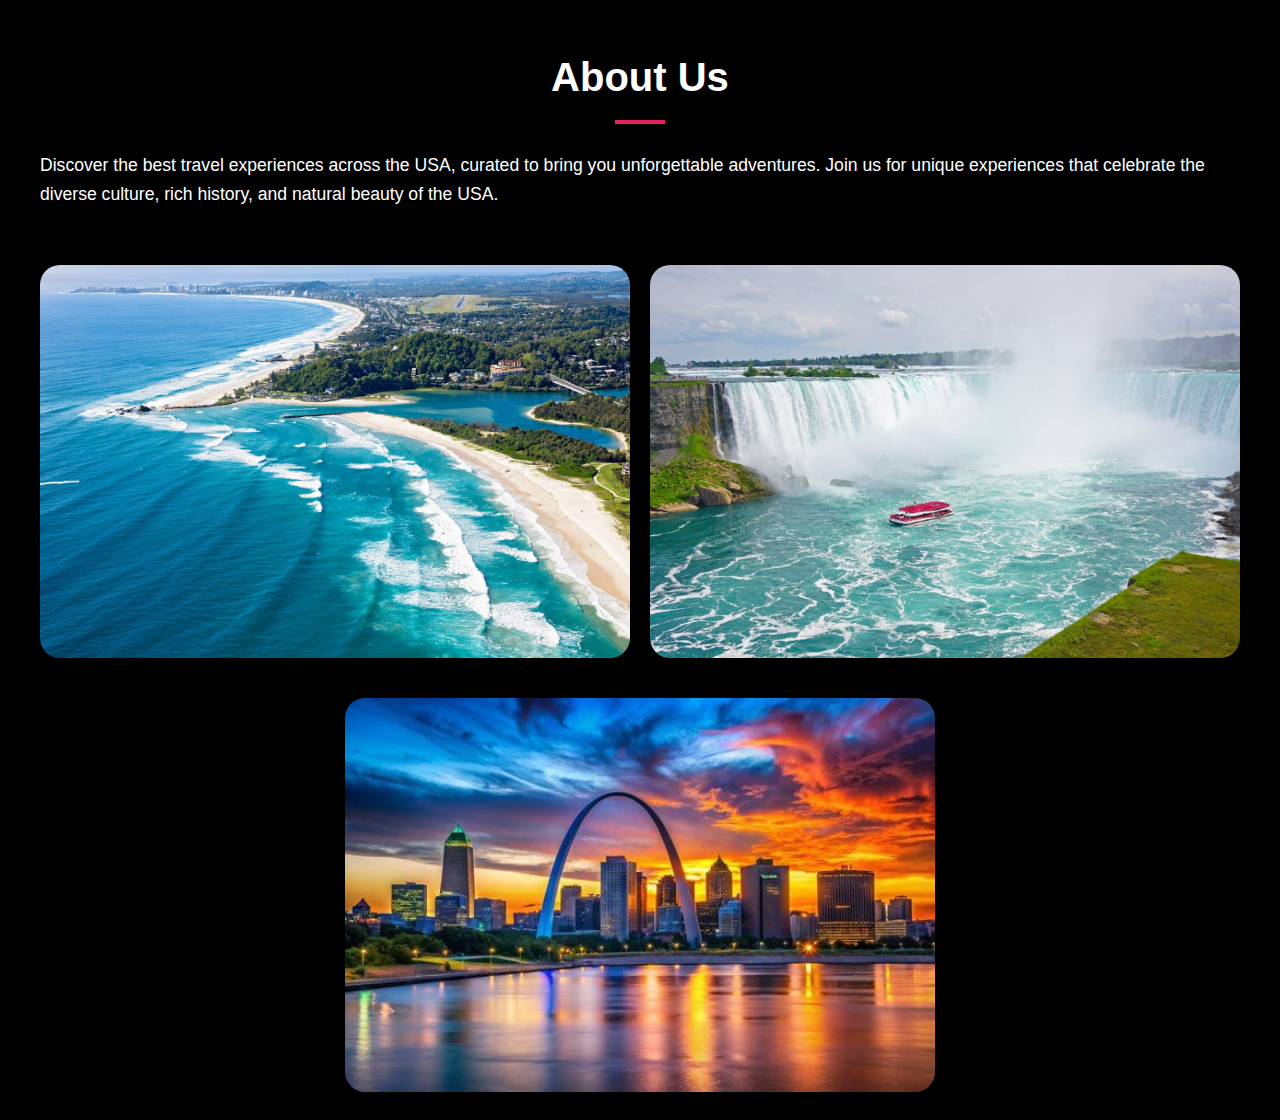
<file: about.html>
<!DOCTYPE html>
<html lang="en">
<head>
    <meta charset="UTF-8">
    <meta name="viewport" content="width=device-width, initial-scale=1.0">
    <title>USA Tourism Website</title>
    <link rel="stylesheet" href="about.css">
</head>
<body>
<!--About section-->
<section id="about">
    <div class="container">
        <h1 class="font-color">About Us</h1>
        <div class="line"></div>
        <div class="about-content">
            <p>Discover the best travel experiences across the USA, curated to bring you unforgettable adventures.
            Join us for unique experiences that celebrate the diverse culture, rich history, and natural beauty of the USA.</p>
            <img src="img.png" alt="About Image">
            <img src="img6.jpg" alt="About Image">
            <img src="img5.jpg" alt="About Image">

        </div>
    </div>
</section>



    </footer>
</div>
</file>
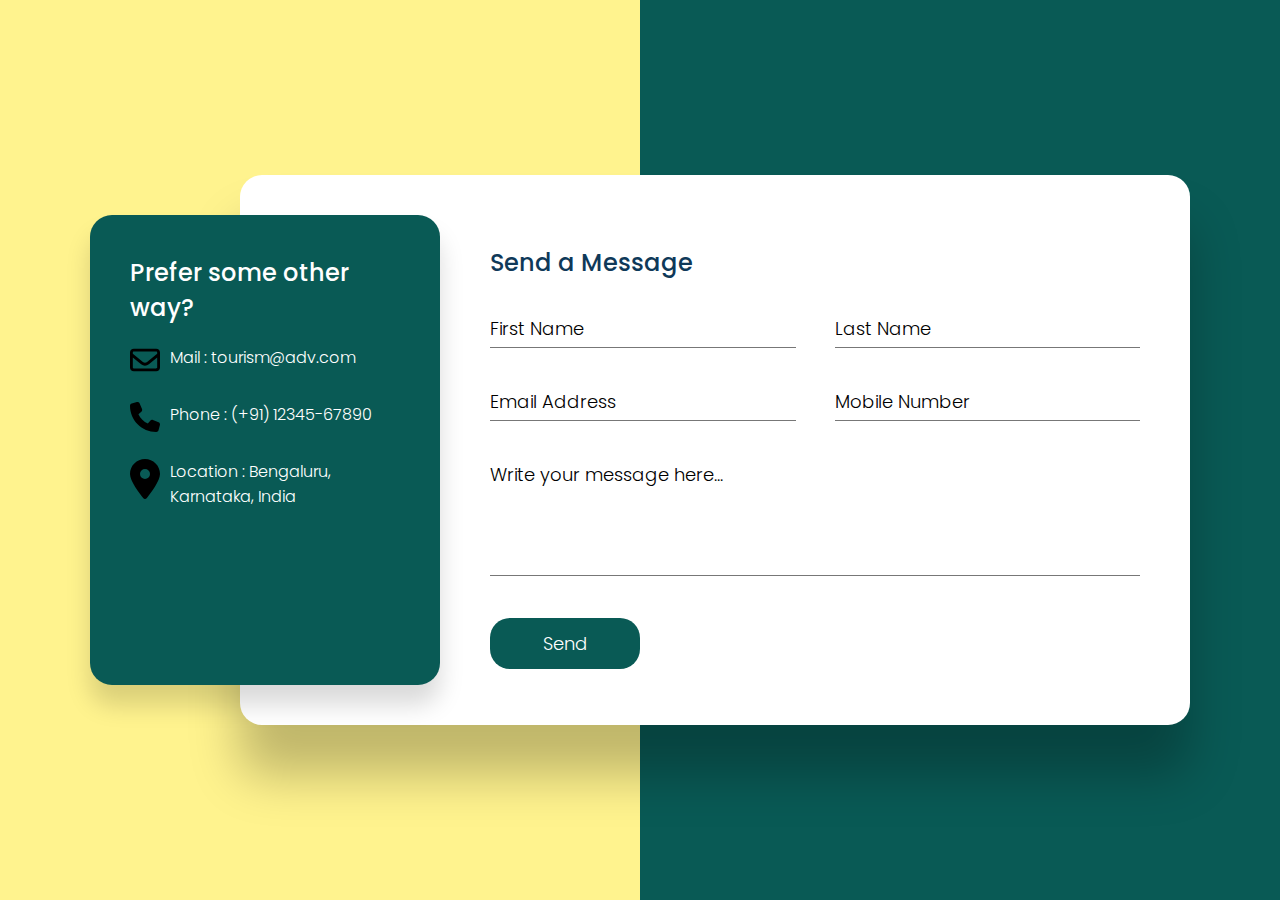
<file: contact.html>
<!doctype html>
<html>
<head>
    <meta charset="utf-8">
    <meta name="viewport" content="width=device-width, initial-scale=1.0">
    <title>Contact Us</title>
    <link rel="shortcut icon" type="image/jpg" href="/images/news2.png"/>
    <style>
        @import url('https://fonts.googleapis.com/css2?family=Poppins:wght@200&display=swap');
        @import url('https://fonts.googleapis.com/css2?family=Poppins:wght@300&display=swap');
        @import url('https://fonts.googleapis.com/css2?family=Poppins:wght@400&display=swap');
        @import url('https://fonts.googleapis.com/css2?family=Poppins:wght@500&display=swap');
        @import url('https://fonts.googleapis.com/css2?family=Poppins:wght@600&display=swap');
        @import url('https://fonts.googleapis.com/css2?family=Poppins:wght@700&display=swap');
        @import url('https://fonts.googleapis.com/css2?family=Poppins:wght@800&display=swap');
        @import url('https://fonts.googleapis.com/css2?family=Poppins:wght@900&display=swap');
    </style>
    <link rel="stylesheet" href="contact.css">
    <script>
        function validateEmail(email) {
            
            var emailRegex = /^([a-zA-Z0-9_\.\-])+\@(([a-zA-Z0-9\-])+\.)+([a-zA-Z0-9]{2,4})+$/;
            return emailRegex.test(email);
        }

        function validatePhone(phone) {
            
            var phoneRegex = /^(\+91-|\+91|0)?\d{10}$/; // Adjust regex based on requirement
            return phoneRegex.test(phone);
        }

        function doValidate() {
            
            var email = document.getElementById('email').value;
            var phone = document.getElementById('phone').value;

            
            if (!validateEmail(email)) {
                alert("Invalid Email");
                return false;
            }

            if (!validatePhone(phone)) {
                alert("Invalid Phone Number");
                return false;
            }

            
            alert("Your message has been sent successfully!");
            return true; 
        }
    </script>
</head>
<body>
    <section>
        <div class="container">
            <div class="contactInfo"> 
                <div>
                    <h2>Prefer some other way?</h2>
                    <ul class="info">
                        <li>
                            <span><svg xmlns="http://www.w3.org/2000/svg" viewBox="0 0 512 512"><path d="M64 112c-8.8 0-16 7.2-16 16l0 22.1L220.5 291.7c20.7 17 50.4 17 71.1 0L464 150.1l0-22.1c0-8.8-7.2-16-16-16L64 112zM48 212.2L48 384c0 8.8 7.2 16 16 16l384 0c8.8 0 16-7.2 16-16l0-171.8L322 328.8c-38.4 31.5-93.7 31.5-132 0L48 212.2zM0 128C0 92.7 28.7 64 64 64l384 0c35.3 0 64 28.7 64 64l0 256c0 35.3-28.7 64-64 64L64 448c-35.3 0-64-28.7-64-64L0 128z"/></svg></span>
                            <span>Mail : tourism@adv.com</span>
                        </li>
                        <li>
                            <span><svg xmlns="http://www.w3.org/2000/svg" viewBox="0 0 512 512"><path d="M164.9 24.6c-7.7-18.6-28-28.5-47.4-23.2l-88 24C12.1 30.2 0 46 0 64C0 311.4 200.6 512 448 512c18 0 33.8-12.1 38.6-29.5l24-88c5.3-19.4-4.6-39.7-23.2-47.4l-96-40c-16.3-6.8-35.2-2.1-46.3 11.6L304.7 368C234.3 334.7 177.3 277.7 144 207.3L193.3 167c13.7-11.2 18.4-30 11.6-46.3l-40-96z"/></svg></span>
                            <span><a href="mailto:nassosanagn@gmail.com">Phone : (+91) 12345-67890</a></span>
                        </li>
                        <li>
                            <span><svg xmlns="http://www.w3.org/2000/svg" viewBox="0 0 384 512"><path d="M215.7 499.2C267 435 384 279.4 384 192C384 86 298 0 192 0S0 86 0 192c0 87.4 117 243 168.3 307.2c12.3 15.3 35.1 15.3 47.4 0zM192 128a64 64 0 1 1 0 128 64 64 0 1 1 0-128z"/></svg></span>
                            <span>Location : Bengaluru, Karnataka, India</span>
                        </li>
                    </ul>
                </div>
            </div>
            <div class="contactForm">
                <h2>Send a Message</h2>
                <form name="appointment" onsubmit="return doValidate();">
                    <div class="formBox">
                        <div class="inputBox w50">
                            <input type="text" name="firstName" required>
                            <span>First Name</span>
                        </div>
                        <div class="inputBox w50">
                            <input type="text" name="lastName" required>
                            <span>Last Name</span>
                        </div>
                        <div class="inputBox w50">
                            <input id="email" type="email" required>
                            <span>Email Address</span>
                        </div>
                        <div class="inputBox w50">
                            <input id="phone" type="tel" required>
                            <span>Mobile Number</span>
                        </div>
                        <div class="inputBox w100">
                            <textarea required></textarea>
                            <span>Write your message here...</span>
                        </div>
                        <div class="inputBox w100">
                            <input type="submit" value="Send">
                        </div>
                    </div>
                </form>
            </div>
        </div>
    </section>
</body>
</html>
</file>
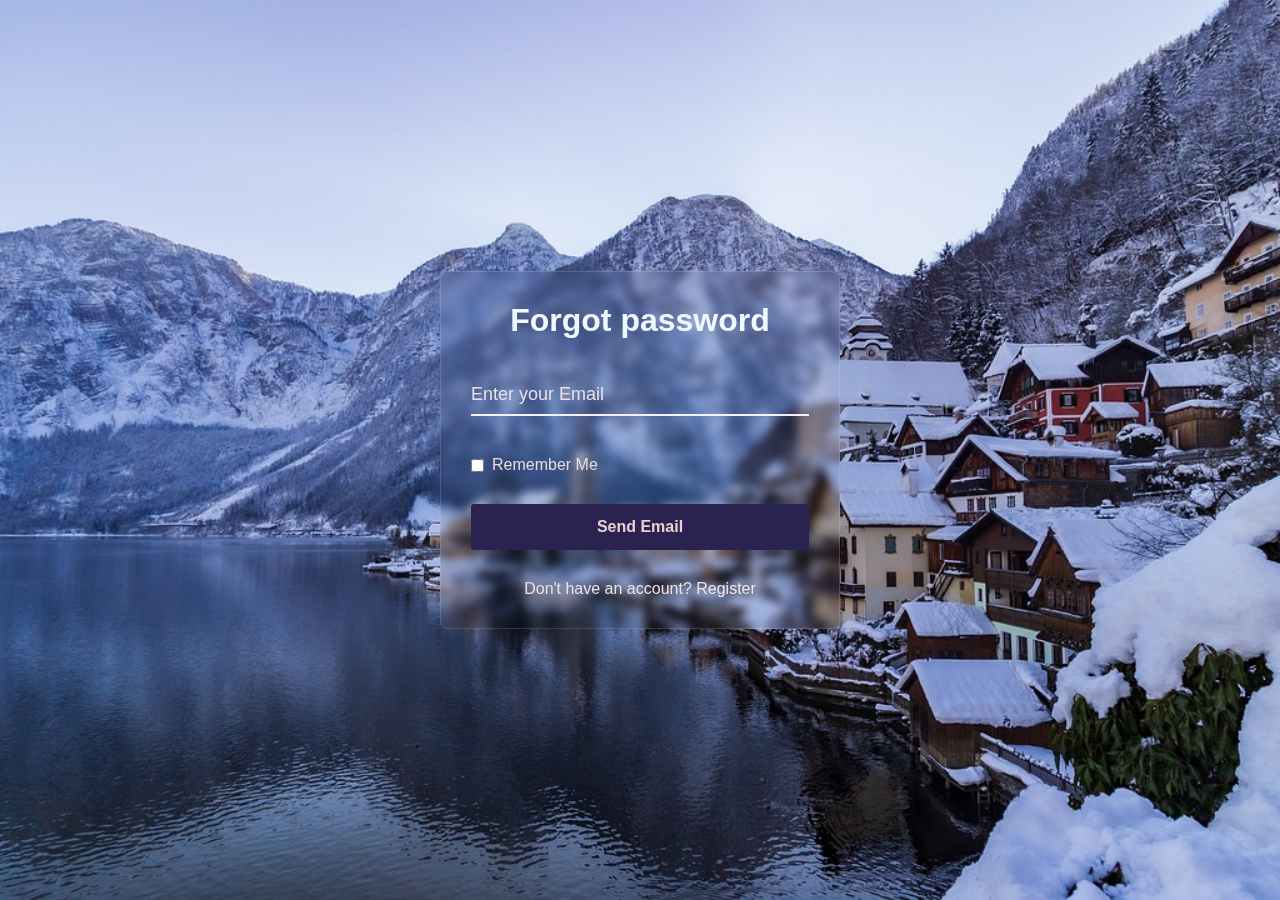
<file: forgot.html>
<!DOCTYPE html>
<html lang="en">
    <head>
        <meta charset="UTF-8">
        <meta name="viewport" content="width=device-width,initial-scale=1.0">
        <title>WEBSITE</title>
        <link rel="stylesheet" href="forgot.css">
    </head>
    <body>
        <div class="container">
            <form action="#">
                <h2>Forgot password</h2>
                <div class="input-text">
                    <input type="email" required>
                    <label>Enter your Email</label>
                </div>
                <div class="forget">
                    <label for="remember">
                        <input type="checkbox" id="remember">
                        <p>Remember Me</p>
                    </label>
                </div>
                <button type="submit">Send Email</button>
                <div class="register">
                    <p>Don't have an account? <a href="loginregistration.html">Register</a></p>
                </div>
            </form>
        </div>
    </body>
</html>
</file>
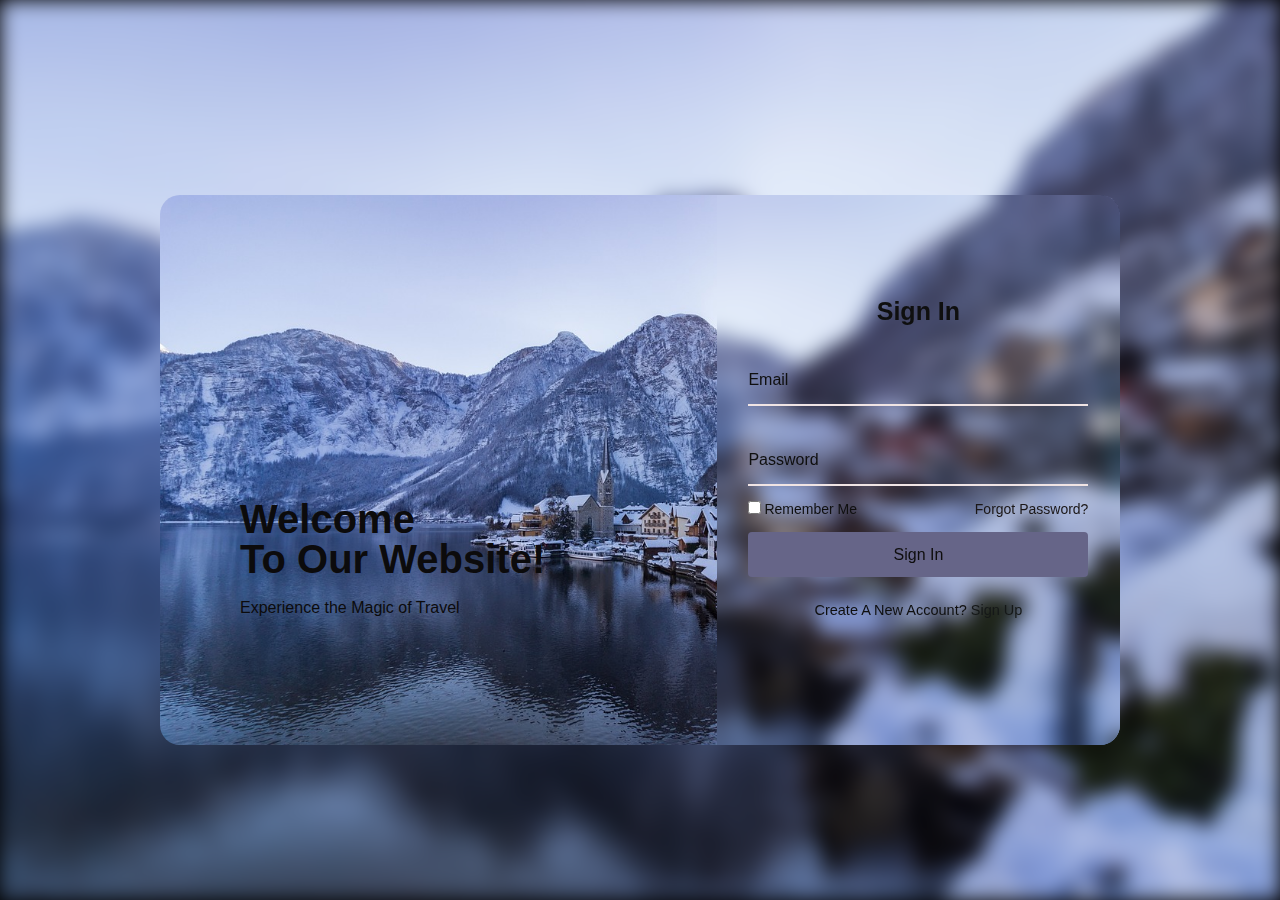
<file: loginregistration.html>
<!DOCTYPE html>
<html lang="en">
<head>
    <title>WEBSITE</title>
    <link rel="stylesheet" href="loginregister.css">
    
</head>
<body>

    <!-- LOGIN FORM CREATION -->
    <div class="background"></div>
    <div class="container">
        <div class="item">
            <h2 class="logo"><i class='bx bxl-xing'></i></h2>
            <div class="text-item">
                <h2>Welcome <br><span>
                    To Our Website!
                </span></h2>
                <p>Experience the Magic of Travel</p>
                <div class="social-icon">
                    <a href="#"><i class='bx bxl-facebook'></i></a>
                    <a href="#"><i class='bx bxl-twitter'></i></a>
                    <a href="#"><i class='bx bxl-youtube'></i></a>
                    <a href="#"><i class='bx bxl-instagram'></i></a>
                    <a href="#"><i class='bx bxl-linkedin'></i></a>
                </div>
            </div>
        </div>
        <div class="login-section">
            <div class="form-box login">
                <form action="">
                    <h2>Sign In</h2>
                    <div class="input-box">
                        <span class="icon"><i class='bx bxs-envelope'></i></span>
                        <input type="email" required>
                        <label >Email</label>
                    </div>
                    <div class="input-box">
                        <span class="icon"><i class='bx bxs-lock-alt' ></i></span>
                        <input type="password" required>
                        <label>Password</label>
                    </div>
                    <div class="remember-password">
                        <label for=""><input type="checkbox">Remember Me</label>
                        <a href="forgot.html">Forgot Password?</a>
                    </div>
                    <button class="btn">Sign In</button>
                    <div class="create-account">
                        <p>Create A New Account? <a href="#" class="register-link">Sign Up</a></p>
                    </div>
                </form>
            </div>
            <div class="form-box register">
                <form action="">

                    <h2>Sign Up</h2>

                    <div class="input-box">
                        <span class="icon"><i class='bx bxs-user'></i></span>
                        <input type="text" required>
                        <label >Username</label>
                    </div>
                    <div class="input-box">
                        <span class="icon"><i class='bx bxs-envelope'></i></span>
                        <input type="email" required>
                        <label >Email</label>
                    </div>
                    <div class="input-box">
                        <span class="icon"><i class='bx bxs-lock-alt' ></i></span>
                        <input type="password" required>
                        <label>Password</label>
                    </div>
                    <div class="input-box">
                        <span class="icon"><i class='bx bxs-lock-alt' ></i></span>
                        <input type="password" required>
                        <label>Confirm Password</label>
                    </div>
                    <div class="remember-password">
                        
                    </div>
                    <button class="btn">Login In</button>
                    <div class="create-account">
                        <p>Already Have An Account? <a href="#" class="login-link">Sign In</a></p>
                    </div>
                </form>
            </div>
        </div>
    </div>
     <!-- SIGN UP FORM CREATION -->

    <script src="loginregister.js"></script>
</body>

</html>
</file>
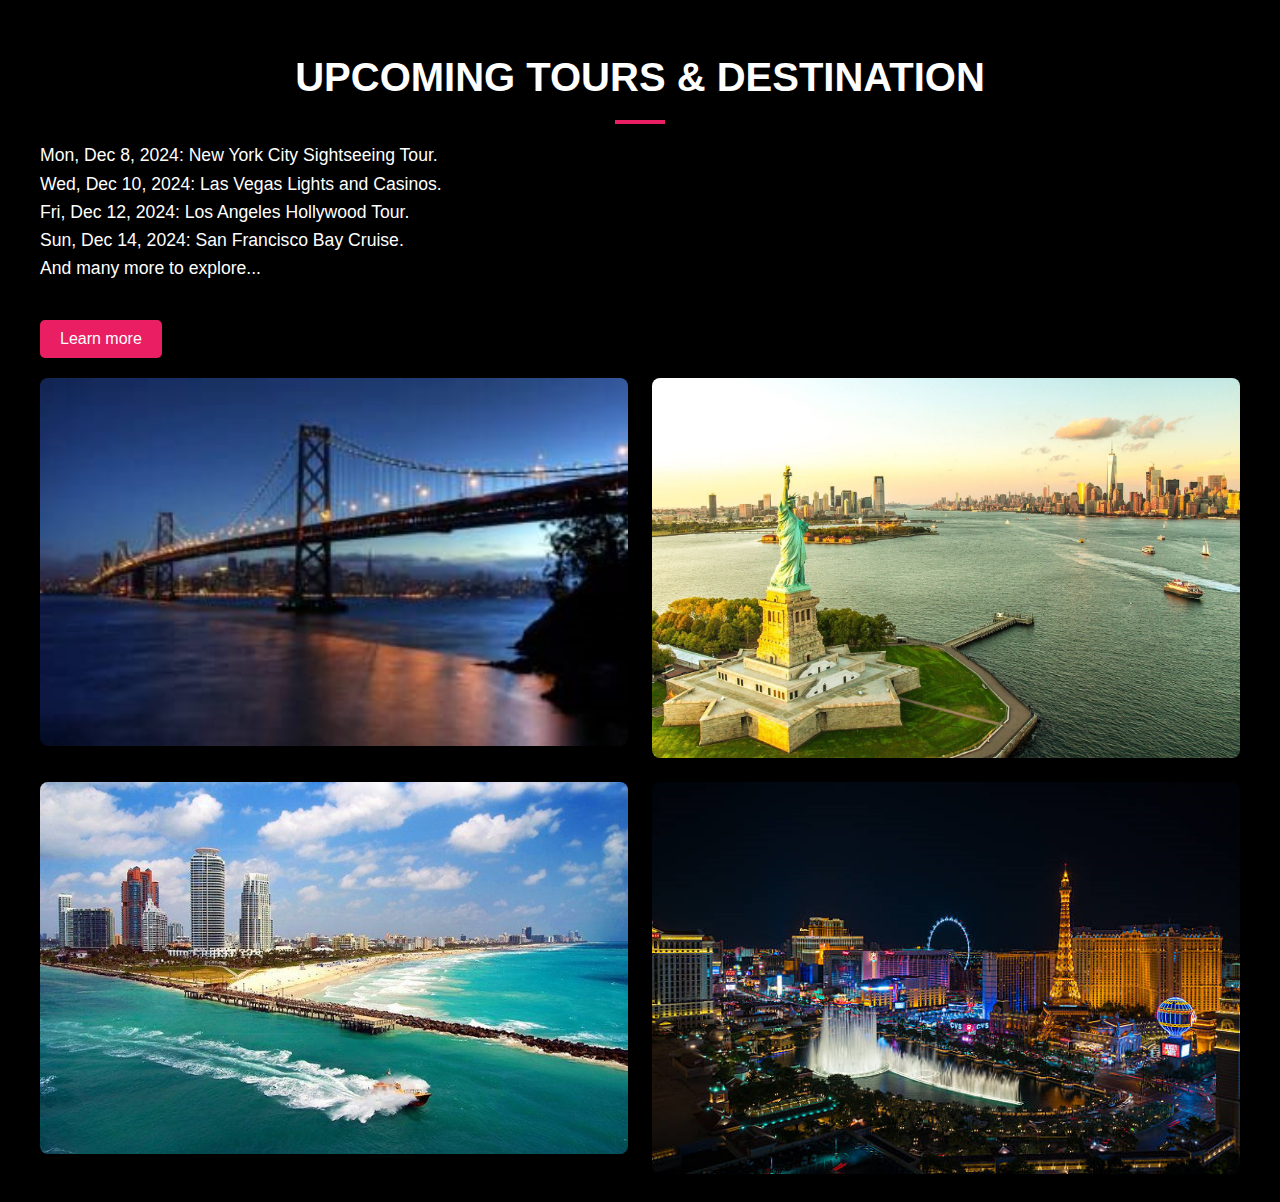
<file: tours.html>
<!DOCTYPE html>
<html lang="en">
<head>
    <meta charset="UTF-8">
    <meta name="viewport" content="width=device-width, initial-scale=1.0">
    <title>USA Tourism Website</title>
    <link rel="stylesheet" href="tours.css">
</head>
<body>
    <!--tours section-->
<section class="tours" id="tours">
    <div class="container">
        <h1 class="font-color">UPCOMING TOURS & DESTINATION</h1>
        <div class="line"></div>
        <p>
            Mon, Dec 8, 2024: New York City Sightseeing Tour.<br>
            Wed, Dec 10, 2024: Las Vegas Lights and Casinos.<br>
            Fri, Dec 12, 2024: Los Angeles Hollywood Tour.<br>
            Sun, Dec 14, 2024: San Francisco Bay Cruise.<br>
            And many more to explore...
        </p>
        <a href="#" class="btn">Learn more</a>
        <div class="image-gallery">
            <img src="img1.png" alt="Tour Image 1">
            <img src="img2.png" alt="Tour Image 2">
            <img src="img4.jpg" alt="Tour Image 3">
            <img src="img3.png" alt="Tour Image 4">
        </div>
    </div>
</section>

</body>
</html>
</file>
<file: about.css>
body {
    background-color: #000;
    color: #fff;
    font-family: 'Arial', sans-serif;
}

.container {
    max-width: 1200px;
    margin: auto;
    padding: 20px;
}

.tours h1, #about h1 {
    font-size: 2.5rem;
    text-align: center;
    margin-bottom: 20px;
}

.line {
    width: 50px;
    height: 4px;
    background-color: #e91e63;
    margin: 10px auto;
}

p {
    font-size: 1.1rem;
    line-height: 1.6;
}

.image-gallery {
    display: grid;
    gap: 1.5rem;
    grid-template-columns: repeat(2, 1fr);
    margin-top: 20px;
}

.image-gallery img {
    width: 100%;
    border-radius: 8px;
    object-fit: cover;
}

.btn {
    display: inline-block;
    background-color: #e91e63;
    color: #fff;
    padding: 10px 20px;
    text-decoration: none;
    margin-top: 20px;
    border-radius: 5px;
    text-align: center;
}






.about-content img {
    width: 50%;
    border-radius: 20px;
    margin-top: 20px;
}
.about-content {
    display: flex;           
    flex-wrap: wrap;       
    gap: 20px;            
    justify-content: center; 
}

.about-content img {
    width: calc(50% - 10px); 
    border-radius: 20px;
    margin-top: 20px;
}
.about-content img {
    width: calc(50% - 10px); 
    border-radius: 20px;
    margin-top: 20px;
    transition: transform 0.3s ease; 
    cursor: pointer; 
}

.about-content img:active {
    transform: scale(0.95);
}

.about-content img:hover {
    transform: scale(1.05); 
}
.made-by-container {
    display: flex;
    justify-content: flex-end;
    margin-top: 40px;
}
.made-by {
    text-align: left;
    background: linear-gradient(135deg, #2b2b2b, #000);
    color: #fff;
    padding: 20px;
    border-radius: 15px;
    box-shadow: 0 8px 15px rgba(0, 0, 0, 0.6);
    max-width: 300px;
    animation: fadeIn 1.5s ease-in-out;
}

.made-by p {
    font-size: 1.2rem;
    margin-bottom: 10px;
    font-weight: bold;
}
.made-by .name {
    display: flex;
    align-items: center;
    margin: 8px 0;
    font-size: 1rem;
    transition: color 0.3s ease;
}

.made-by .name:hover {
    color: #e91e63;
    transform: scale(1.05);
}

.icon {
    margin-right: 8px;
}

/* Animation */
@keyframes fadeIn {
    0% {
        opacity: 0;
        transform: translateY(20px);
    }
    100% {
        opacity: 1;
        transform: translateY(0);
    }
}
</file>
<file: contact.css>
*
{
    margin: 0;
    padding: 0;
    box-sizing: border-box;
    font-family: 'Poppins',sans-serif;
}

section
{
    display: flex;
    justify-content: center;
    align-items: center;
    min-height: 100vh;
    background-color: #095a55;

}
section::before
{
    content: '';
    position: absolute;
    top: 0;
    left: 0;
    width: 50%;
    height: 100%;
    background: #fff38e;
}

.container
{
    position: relative;
    min-width: 1100px;
    min-height: 550px;
    display: flex;
    z-index: 1000;
  

}

.container .contactInfo
{
    position: absolute;
    top: 40px;
    width: 350px;
    height: calc(100% - 80px);
    background: #095a55;
    z-index: 1;
    padding: 40px;
    display: flex;
    justify-content: center;
    flex-direction: column;
    justify-content: space-between;
    box-shadow: 0 20px 25px rgba(0,0,0,0.15); 
    border-radius: 22px;
}

.container .contactInfo h2
{
    color: #fff;
    font-size:24px;
    font-weight: 500;
}

.container .contactInfo ul.info 
{
   position: relative;
   margin: 20px 0; 
}

.container .contactInfo ul.info li
{
   position: relative;
   list-style: none;
   display: flex;
   margin: 20px 0;
   cursor: pointer;
   align-items: flex-start;
}

.container .contactInfo ul.info li span:nth-child(1)
{
    width: 30px;
    min-width: 30px;
}


.container .contactInfo ul.info li span a
{
    color: #fff;
    text-decoration: none;
    width: 30px;
    min-width: 30px;
    
}

.container .contactInfo ul.info li span:nth-child(1) img
{
    max-width: 100%;
    filter: invert(1);
}

.container .contactInfo ul.info li span:nth-child(2)
{
    color: #fff;
    margin-left: 10px;
    font-weight: 300;
}

.container .contactInfo ul.sci
{
    position: relative;
    display: flex;
}

.container .contactInfo ul.sci li
{
   list-style: none;  
   margin-right: 15px;
}

.container .contactInfo ul.sci li a
{
   text-decoration: none;
}

.container .contactInfo ul.sci li a img
{
   filter: invert(1);
}

.container .contactForm
{
    position: absolute;
    padding: 70px 50px;
    padding-left: 250px;
    margin-left: 150px;
    width: calc(100% - 150px);
    height: 100%;
    background: #fff; 
    box-shadow: 0 50px 50px rgba(0,0,0,0.25);
    border-radius: 22px;
}

.container .contactForm h2
{
    color: #0f3959;
    font-size: 24px;
    font-weight: 500;
}

.container .contactForm .formBox
{
    position: relative;
    display: flex;
    justify-content: space-between;
    flex-wrap: wrap;
    padding-top: 30px;
}

.container .contactForm .formBox .inputBox
{
    position: relative;
    margin-bottom: 35px;
}

.container .contactForm .formBox .inputBox.w50
{
    width: 47%;
}

.container .contactForm .formBox .inputBox.w100
{
    width: 100%;
}

.container .contactForm .formBox .inputBox input,
.container .contactForm .formBox .inputBox textarea 
{
    width: 100%;
    resize: none;
    padding: 5px 0;
    font-size: 18px;
    font-weight: 300;
    color: #333;
    border: none;
    outline: none;
    border-bottom: 1px solid #777;
}

.container .contactForm .formBox .inputBox textarea 
{
    height: 120px;
}

.container .contactForm .formBox .inputBox span 
{
    position: absolute;
    left: 0;
    padding: 5px 0;
    pointer-events: none;
    font-size: 18px;
    font-weight: 300;
    transition: 0.3s;
}

.container .contactForm .formBox .inputBox input:focus ~ span,
.container .contactForm .formBox .inputBox input:valid ~ span,
.container .contactForm .formBox .inputBox textarea:focus ~ span, 
.container .contactForm .formBox .inputBox textarea:valid ~ span
{
    transform: translateY(-20px);
    font-size:  12px;
    font-weight: 400;
    letter-spacing: 1px;
    color: #095a55;
    font-weight: 500;
} 


.container .contactForm .formBox .inputBox input[type="submit"]         
{
    position: relative;
    cursor: pointer;
    background: #095a55;
    border-radius: 20px;
    color: #fff;
    border: none;
    max-width: 150px;
    padding: 12px;

}

.container .contactForm .formBox .inputBox input[type="submit"]:hover{
    background: #0d9480;
}


@media (max-width: 1200px)
{
    .container
    {
        width: 90%;
        min-width: auto;
        margin: 20px;
        box-shadow: 0 20px 50px rgba(0,0,0,0.2);
    }

    .container .contactInfo
    {
        top: 0;
        height: 550px;
        position: relative;
        box-shadow: none;
        border-radius: 0px;
    }

    .container .contactForm
    {
        position: relative;
        width: calc(100% - 350px);
        padding-left: 0;
        margin-left: 0;
        padding: 40px;
        height: 550px;
        box-shadow: none;
        border-radius: 0px;
    }
}

@media (max-width: 991px)
{
    section
    {
        display: flex;
        justify-content: center;
        align-items: center;
        min-height: 100vh;
        background: #fff38e;
    }

    section::before
    {
        display: none;
    }

    .container
    {
        display: flex;
        flex-direction: column-reverse;
    }

    .container .contactForm
    {
        width: 100%;
        height: auto;
        border-radius: 0px;
    }

    .container .contactInfo
    {
        width: 100%;
        height: auto;
        flex-direction: row;
        border-radius: 0px;
    }
    .container .contactInfo ul.sci
    {
       position: relative;
       display: flex;
       justify-content: center;
       align-items: center;
    }
}

@media (max-width: 600px)
{
    .container .contactForm
    {
        padding: 25px;
    }

    .container .contactInfo{
        padding: 25px;
        flex-direction: column;
        align-items: flex-start;
    }

    .container .contactInfo ul.sci
    {
        margin-top: 40px;
    }

    .container .contactForm .formBox .inputBox.w50
    {
        width: 100%;
    }
}
</file>
<file: forgot.css>
*{
    margin: 0;
    padding: 0;
    box-sizing: border-box;
    font-family: "open sans",sans-serif;
}
body{
    display: flex;
    align-items: center;
    justify-content: center;
    min-height: 100vh;
    width: 100%;
    padding: 0 10px;
}
body::before{
    content: "";
    position: absolute;
    width: 100%;
    height: 100%;
    background: url(bg1.jpg);
    background-position: center;
    background-size: cover;
}
.container{
    width: 400px;
    border-radius: 8px;
    padding: 30px;
    text-align: center;
    border: 1px solid rgba(255, 255, 255, 0.15);
    backdrop-filter:blur(5px);
    --webkit-backdrop-filter:blur(5px);
}
form{
    display: flex;
    flex-direction: column;
}
h2{
    font-size: 2rem;
    margin-bottom: 20px;
    color: aliceblue;

}
.input-text{
    position: relative;
    border-bottom: 2px solid #f7eff7;
    margin: 15px 0;
}
.input-text label{
    position: absolute;
    top: 50%;
    left: 0%;
    transform: translateY(-50%);
    color: #e9dfe9;
    font-size: 18px;
    pointer-events: none;
    transition: 0.15s ease;
}
.input-text input{
    width: 100%;
    height: 40px;
    background: transparent;
    border: none;
    outline: none;
    font-size: 16px;
    color: #0e0d0d;
}
.input-text input:focus-label,
.input-text input:valid-label{
    font-size: 0.8rem;
    top: 10px;transform: translateY(-120%);
}
.forget{
    display: flex;
    align-items: center;
    margin: 25px 0 30px 0;
    color: #e7dbdb;
}
#remember{
    accent-color: #7f6588;
}
.forget label{
    display: flex;
    align-items: center;
}
.forget p{
    margin-left: 8px;
}
.container a{
    color: #f1e5e5;
    text-decoration: none;
}
.container a:hover{
    text-decoration: underline;
    color: #3d3341;
}
button{
    background: #2a2350;
    color: #e9d0d0;
    font-weight: 600;
    border: none;
    padding: 12px 20px;
    cursor: pointer;
    border-radius: 3px;
    font-size: 16px;
    border: 2px solid transparent;
    transition: 0.3s ease;
}
button:hover{
     color: #eee4e4;
     background: rgba(255,255,255,0.15);
     border-color: #e6d8d8;
}
.register{
    text-align: center;
    margin-top: 30px;
    color: #ece0e0;
}
</file>
<file: loginregister.css>
*{
    margin: 0;
    padding: 0;
    box-sizing: border-box;
    font-family: "poppins",sans-serif;
}
body{
    height: 100vh;
    width: 100%;
    background: #000;
  
}
.background{
    background: url(bg1.jpg) no-repeat;
    background-position: center;
    background-size:cover ;
    height: 100vh;
    width: 100%;
    filter: blur(10px);
}


.container{
    position: absolute;
    left: 50%;
    top: 50%;
    transform: translate(-50%,-50%);
    width: 75%;
    height: 550px;
    margin-top: 20px;
    background: url(bg1.jpg) no-repeat;
    background-position: center;
    background-size:cover ;
    border-radius: 20px;
    overflow: hidden;
    
    
}
.item{
    position: absolute;
    top: 0;
    left: 0;
    width: 58%;
    height: 100%;
    color: #0c0b0c;
    background: transparent;
    padding: 80px;
    display: flex;
    justify-content: space-between;
    flex-direction: column;
    


}
.item .logo{
    color: #383434;
    font-size: 30px;

}
.text-item h2{
    font-size: 40px;
    line-height: 1;
}
.text-item p{
    font-size: 16px;
    margin: 20px 0;
}
.social-icon a i{
    color: #fff;
    font-size: 24px;
    margin-left: 10px;
    cursor: pointer;
    transition: .5s ease;
}
.social-icon a:hover i{
    transform: scale(1.2);
}
.container .login-section{
    position: absolute;
    top: 0;
    right: 0;
    width: calc(100% - 58%);
    height: 100%;
    color: #0f0f0f;
    backdrop-filter: blur(10px);
}

.login-section .form-box{
    position: absolute;
    display: flex;
    justify-content: center;
    align-items: center;
    width: 100%;
    height: 100%;
    
}
.login-section .form-box.register{
    transform: translateX(430px);
    transition: transform .6s ease;
    transition-delay: 0s;
}
.login-section.active .form-box.register{
    transform: translateX(0px);
    transition-delay: .7s;
}

.login-section .form-box.login{
    transform: translateX(0px);
    transition: transform .6s ease;
    transition-delay: 0.7s;
}
.login-section.active .form-box.login{
    transform: translateX(430px);
    transition-delay: 0s;
}



.login-section .form-box h2{
    text-align: center;
    font-size: 25px;
}

.form-box .input-box{
    width: 340px;
    height: 50px;
    border-bottom: 2px solid#f0e4e4;
    margin: 30px 0;
    position: relative;
}
.input-box input{
    width: 100%;
    height: 100%;
    background: transparent;
    border: none;
    outline: none;
    font-size: 16px;
    padding-right: 28px;


}
.input-box label{
    position: absolute;
    top: 50%;
    left: 0;
    transform: translateY(-50%);
    font-size: 16px;
    font-weight: 600px;
    pointer-events: none;
    transition: .5s ease;

}
.input-box .icon{
    position: absolute;
    top: 13px;
    right: 0;
    font-size: 19px;
}
.input-box input:focus~ label,
.input-box input:valid~ label{
    top: -5px;
}
.remember-password{
    font-size: 14px;
    font-weight: 500;
    margin: -15px 0 15px ;
    display: flex;
    justify-content: space-between;
}
.remember-password label input{
    accent-color: #f3e5e5;
    margin-right: 3px;

}
.remember-password a{
    color: #1b1717;
    text-decoration: none;
}
.remember-password a:hover{
    text-decoration: underline;
}
.btn{
    background: #161515;
    width: 100%;
    height: 45px;
    outline: none;
    border: none;
    border-radius: 4px;
    cursor: pointer;
    background: #666588;
    font-size: 16px;
    color: #0e0d0d;
    box-shadow: rgba(0,0,0,0.4);

}
.create-account{
    font-size: 14.5px;
    text-align: center;
    margin: 25px;
}
.create-account p a{
    color: #151818;
    font-weight: 600px;
    text-decoration: none;
}
.create-account p a:hover{
    text-decoration: underline;
}
</file>
<file: tours.css>
body {
    background-color: #000;
    color: #fff;
    font-family: 'Arial', sans-serif;
}

.container {
    max-width: 1200px;
    margin: auto;
    padding: 20px;
}

.tours h1, #about h1 {
    font-size: 2.5rem;
    text-align: center;
    margin-bottom: 20px;
}

.line {
    width: 50px;
    height: 4px;
    background-color: #e91e63;
    margin: 10px auto;
}

p {
    font-size: 1.1rem;
    line-height: 1.6;
}

.image-gallery {
    display: grid;
    gap: 1.5rem;
    grid-template-columns: repeat(2, 1fr);
    margin-top: 20px;
}

.image-gallery img {
    width: 100%;
    border-radius: 8px;
    object-fit: cover;
}

.btn {
    display: inline-block;
    background-color: #e91e63;
    color: #fff;
    padding: 10px 20px;
    text-decoration: none;
    margin-top: 20px;
    border-radius: 5px;
    text-align: center;
}
.about-content img {
    width: 50%;
    border-radius: 20px;
    margin-top: 20px;
}
.about-content {
    display: flex;           
    flex-wrap: wrap;       
    gap: 20px;            
    justify-content: center; 
}

.about-content img {
    width: calc(50% - 10px); 
    border-radius: 20px;
    margin-top: 20px;
}
.about-content img {
    width: calc(50% - 10px); 
    border-radius: 20px;
    margin-top: 20px;
    transition: transform 0.3s ease; 
    cursor: pointer; 
}

.about-content img:active {
    transform: scale(0.95);
}

.about-content img:hover {
    transform: scale(1.05); 
}
.made-by-container {
    display: flex;
    justify-content: flex-end;
    margin-top: 40px;
}
.made-by {
    text-align: left;
    background: linear-gradient(135deg, #2b2b2b, #000);
    color: #fff;
    padding: 20px;
    border-radius: 15px;
    box-shadow: 0 8px 15px rgba(0, 0, 0, 0.6);
    max-width: 300px;
    animation: fadeIn 1.5s ease-in-out;
}

.made-by p {
    font-size: 1.2rem;
    margin-bottom: 10px;
    font-weight: bold;
}
.made-by .name {
    display: flex;
    align-items: center;
    margin: 8px 0;
    font-size: 1rem;
    transition: color 0.3s ease;
}

.made-by .name:hover {
    color: #e91e63;
    transform: scale(1.05);
}

.icon {
    margin-right: 8px;
}

/* Animation */
@keyframes fadeIn {
    0% {
        opacity: 0;
        transform: translateY(20px);
    }
    100% {
        opacity: 1;
        transform: translateY(0);
    }
}
.about-content img {
    width: 50%;
    border-radius: 20px;
    margin-top: 20px;
}
.about-content {
    display: flex;           
    flex-wrap: wrap;       
    gap: 20px;            
    justify-content: center; 
}

.about-content img {
    width: calc(50% - 10px); 
    border-radius: 20px;
    margin-top: 20px;
}
.about-content img {
    width: calc(50% - 10px); 
    border-radius: 20px;
    margin-top: 20px;
    transition: transform 0.3s ease; 
    cursor: pointer; 
}

.about-content img:active {
    transform: scale(0.95);
}

.about-content img:hover {
    transform: scale(1.05); 
}
.made-by-container {
    display: flex;
    justify-content: flex-end;
    margin-top: 40px;
}
.made-by {
    text-align: left;
    background: linear-gradient(135deg, #2b2b2b, #000);
    color: #fff;
    padding: 20px;
    border-radius: 15px;
    box-shadow: 0 8px 15px rgba(0, 0, 0, 0.6);
    max-width: 300px;
    animation: fadeIn 1.5s ease-in-out;
}

.made-by p {
    font-size: 1.2rem;
    margin-bottom: 10px;
    font-weight: bold;
}
.made-by .name {
    display: flex;
    align-items: center;
    margin: 8px 0;
    font-size: 1rem;
    transition: color 0.3s ease;
}

.made-by .name:hover {
    color: #e91e63;
    transform: scale(1.05);
}

.icon {
    margin-right: 8px;
}

/* Animation */
@keyframes fadeIn {
    0% {
        opacity: 0;
        transform: translateY(20px);
    }
    100% {
        opacity: 1;
        transform: translateY(0);
    }
}
</file>
